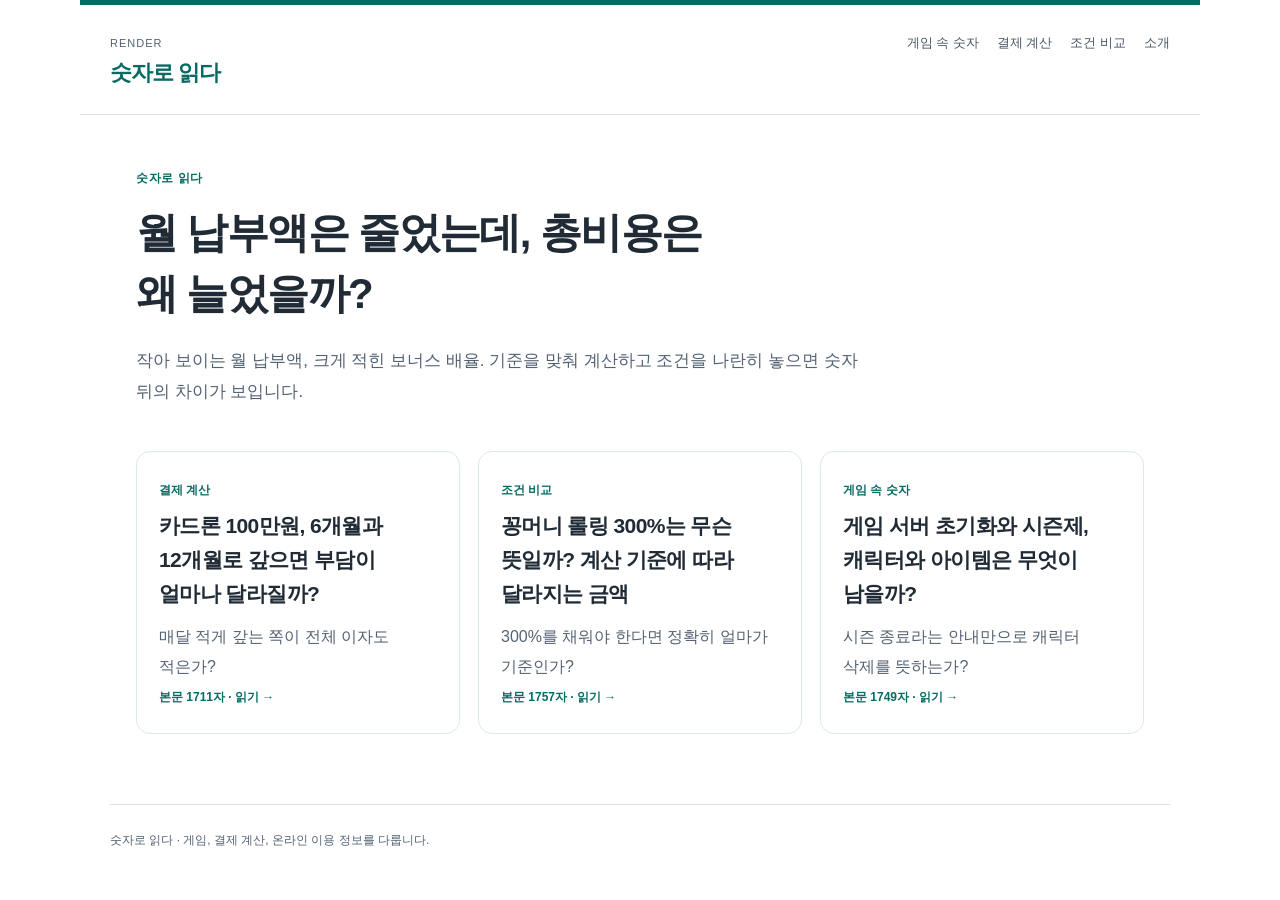
<file: index.html>
<!DOCTYPE html>

<html lang="ko"><head><meta charset="utf-8"/><meta content="width=device-width,initial-scale=1" name="viewport"/><meta content="light" name="color-scheme"/><meta content="noindex,nofollow" name="robots"/><title>숫자로 읽다 | 결제 비용과 게임 조건 비교</title><meta content="카드론 상환액, 보너스의 계산 기준, 게임 시즌의 초기화 범위를 비교합니다. 같은 숫자와 문구도 조건에 따라 무엇이 달라지는지 설명합니다." name="description"/><link href="style.css" rel="stylesheet"/><meta name="google-site-verification" content="xrhfvMNLpIThXO30AWpQNfYmHprRUueXm2mdsWKmzRo" />
</head><body class="P016"><header class="sitehead"><div><div class="platform">Render</div><a class="brand" href="index.html">숫자로 읽다</a></div><nav aria-label="주 메뉴"><a href="games.html">게임 속 숫자</a><a href="money.html">결제 계산</a><a href="online.html">조건 비교</a><a href="about.html">소개</a></nav></header><main class="home"><div class="homehero"><div class="eyebrow">숫자로 읽다</div><h1>월 납부액은 줄었는데, 총비용은 왜 늘었을까?</h1><p>작아 보이는 월 납부액, 크게 적힌 보너스 배율. 기준을 맞춰 계산하고 조건을 나란히 놓으면 숫자 뒤의 차이가 보입니다.</p></div><div class="cards"><a class="card" href="P016-M1-01.html"><span class="catlabel">결제 계산</span><h2>카드론 100만원, 6개월과 12개월로 갚으면 부담이 얼마나 달라질까?</h2><p>매달 적게 갚는 쪽이 전체 이자도 적은가?</p><span class="num">본문 1711자 · 읽기 →</span></a><a class="card" href="P016-M1-02.html"><span class="catlabel">조건 비교</span><h2>꽁머니 롤링 300%는 무슨 뜻일까? 계산 기준에 따라 달라지는 금액</h2><p>300%를 채워야 한다면 정확히 얼마가 기준인가?</p><span class="num">본문 1757자 · 읽기 →</span></a><a class="card" href="P016-M1-03.html"><span class="catlabel">게임 속 숫자</span><h2>게임 서버 초기화와 시즌제, 캐릭터와 아이템은 무엇이 남을까?</h2><p>시즌 종료라는 안내만으로 캐릭터 삭제를 뜻하는가?</p><span class="num">본문 1749자 · 읽기 →</span></a></div></main><footer>숫자로 읽다 · 게임, 결제 계산, 온라인 이용 정보를 다룹니다.</footer></body></html>
</file>
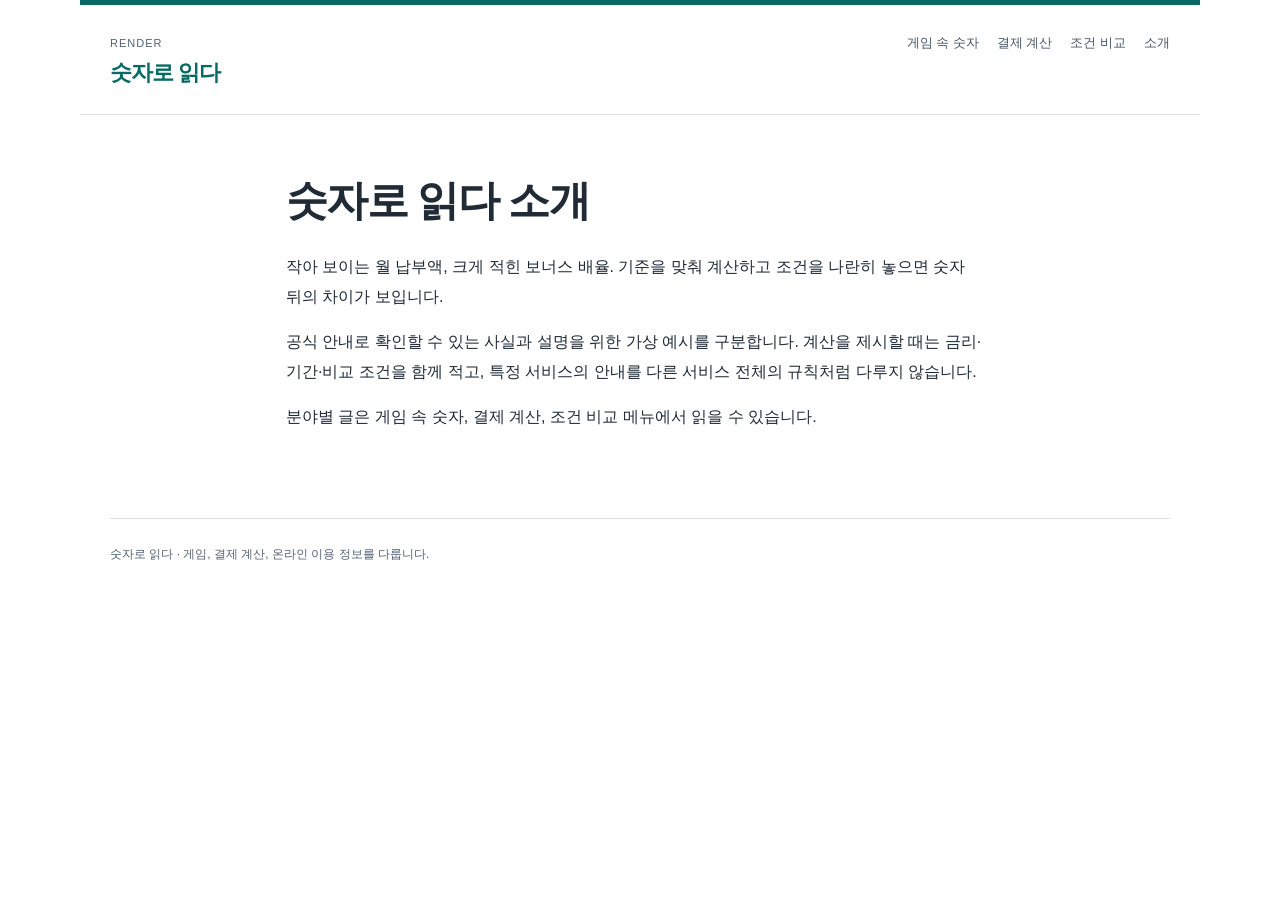
<file: about.html>
<!DOCTYPE html>

<html lang="ko"><head><meta charset="utf-8"/><meta content="width=device-width,initial-scale=1" name="viewport"/><meta content="light" name="color-scheme"/><meta content="noindex,nofollow" name="robots"/><title>소개 | 숫자로 읽다</title><meta content="카드론 상환액, 보너스의 계산 기준, 게임 시즌의 초기화 범위를 비교합니다. 같은 숫자와 문구도 조건에 따라 무엇이 달라지는지 설명합니다." name="description"/><link href="style.css" rel="stylesheet"/></head><body class="P016"><header class="sitehead"><div><div class="platform">Render</div><a class="brand" href="index.html">숫자로 읽다</a></div><nav aria-label="주 메뉴"><a href="games.html">게임 속 숫자</a><a href="money.html">결제 계산</a><a href="online.html">조건 비교</a><a href="about.html">소개</a></nav></header><main class="home about"><h1>숫자로 읽다 소개</h1><p>작아 보이는 월 납부액, 크게 적힌 보너스 배율. 기준을 맞춰 계산하고 조건을 나란히 놓으면 숫자 뒤의 차이가 보입니다.</p><p>공식 안내로 확인할 수 있는 사실과 설명을 위한 가상 예시를 구분합니다. 계산을 제시할 때는 금리·기간·비교 조건을 함께 적고, 특정 서비스의 안내를 다른 서비스 전체의 규칙처럼 다루지 않습니다.</p><p>분야별 글은 게임 속 숫자, 결제 계산, 조건 비교 메뉴에서 읽을 수 있습니다.</p></main><footer>숫자로 읽다 · 게임, 결제 계산, 온라인 이용 정보를 다룹니다.</footer></body></html>
</file>
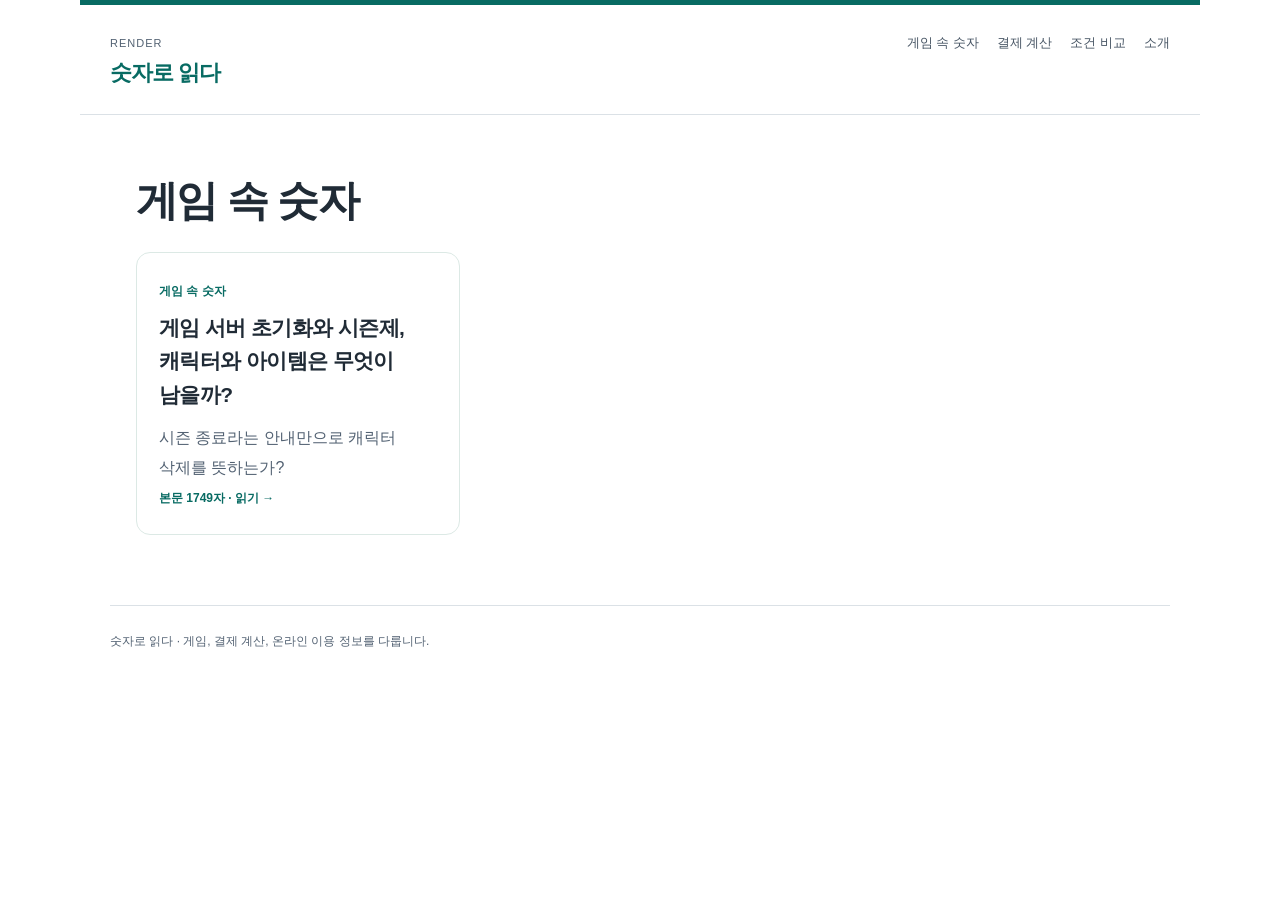
<file: games.html>
<!DOCTYPE html>

<html lang="ko"><head><meta charset="utf-8"/><meta content="width=device-width,initial-scale=1" name="viewport"/><meta content="light" name="color-scheme"/><meta content="noindex,nofollow" name="robots"/><title>게임 속 숫자 | 숫자로 읽다</title><meta content="게임 정보 분야의 원고 미리보기" name="description"/><link href="style.css" rel="stylesheet"/></head><body class="P016"><header class="sitehead"><div><div class="platform">Render</div><a class="brand" href="index.html">숫자로 읽다</a></div><nav aria-label="주 메뉴"><a href="games.html">게임 속 숫자</a><a href="money.html">결제 계산</a><a href="online.html">조건 비교</a><a href="about.html">소개</a></nav></header><main class="home"><h1>게임 속 숫자</h1><div class="cards"><a class="card" href="P016-M1-03.html"><span class="catlabel">게임 속 숫자</span><h2>게임 서버 초기화와 시즌제, 캐릭터와 아이템은 무엇이 남을까?</h2><p>시즌 종료라는 안내만으로 캐릭터 삭제를 뜻하는가?</p><span class="num">본문 1749자 · 읽기 →</span></a></div></main><footer>숫자로 읽다 · 게임, 결제 계산, 온라인 이용 정보를 다룹니다.</footer></body></html>
</file>
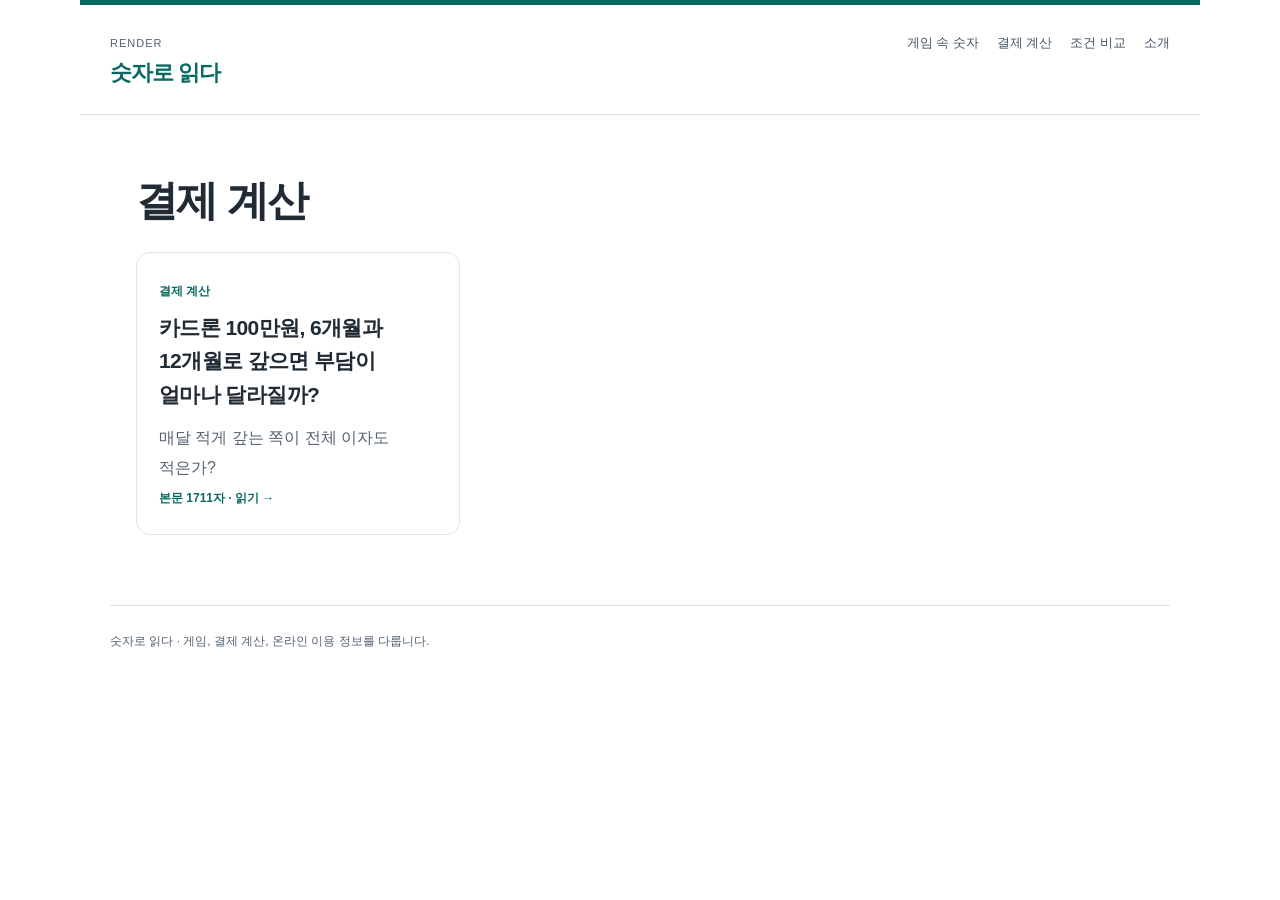
<file: money.html>
<!DOCTYPE html>

<html lang="ko"><head><meta charset="utf-8"/><meta content="width=device-width,initial-scale=1" name="viewport"/><meta content="light" name="color-scheme"/><meta content="noindex,nofollow" name="robots"/><title>결제 계산 | 숫자로 읽다</title><meta content="결제·금융 분야의 원고 미리보기" name="description"/><link href="style.css" rel="stylesheet"/></head><body class="P016"><header class="sitehead"><div><div class="platform">Render</div><a class="brand" href="index.html">숫자로 읽다</a></div><nav aria-label="주 메뉴"><a href="games.html">게임 속 숫자</a><a href="money.html">결제 계산</a><a href="online.html">조건 비교</a><a href="about.html">소개</a></nav></header><main class="home"><h1>결제 계산</h1><div class="cards"><a class="card" href="P016-M1-01.html"><span class="catlabel">결제 계산</span><h2>카드론 100만원, 6개월과 12개월로 갚으면 부담이 얼마나 달라질까?</h2><p>매달 적게 갚는 쪽이 전체 이자도 적은가?</p><span class="num">본문 1711자 · 읽기 →</span></a></div></main><footer>숫자로 읽다 · 게임, 결제 계산, 온라인 이용 정보를 다룹니다.</footer></body></html>
</file>
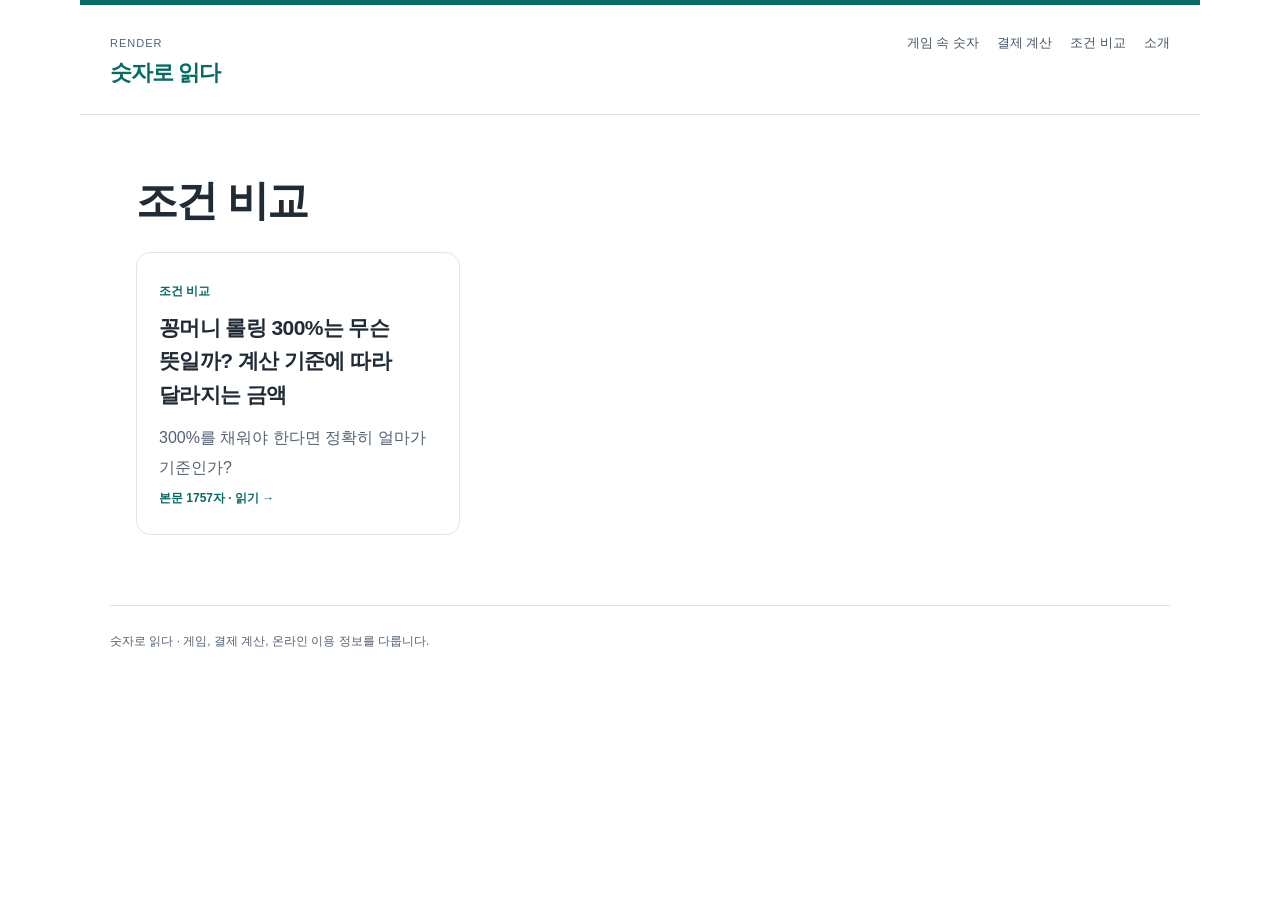
<file: online.html>
<!DOCTYPE html>

<html lang="ko"><head><meta charset="utf-8"/><meta content="width=device-width,initial-scale=1" name="viewport"/><meta content="light" name="color-scheme"/><meta content="noindex,nofollow" name="robots"/><title>조건 비교 | 숫자로 읽다</title><meta content="사이트 이용·피해 예방 분야의 원고 미리보기" name="description"/><link href="style.css" rel="stylesheet"/></head><body class="P016"><header class="sitehead"><div><div class="platform">Render</div><a class="brand" href="index.html">숫자로 읽다</a></div><nav aria-label="주 메뉴"><a href="games.html">게임 속 숫자</a><a href="money.html">결제 계산</a><a href="online.html">조건 비교</a><a href="about.html">소개</a></nav></header><main class="home"><h1>조건 비교</h1><div class="cards"><a class="card" href="P016-M1-02.html"><span class="catlabel">조건 비교</span><h2>꽁머니 롤링 300%는 무슨 뜻일까? 계산 기준에 따라 달라지는 금액</h2><p>300%를 채워야 한다면 정확히 얼마가 기준인가?</p><span class="num">본문 1757자 · 읽기 →</span></a></div></main><footer>숫자로 읽다 · 게임, 결제 계산, 온라인 이용 정보를 다룹니다.</footer></body></html>
</file>
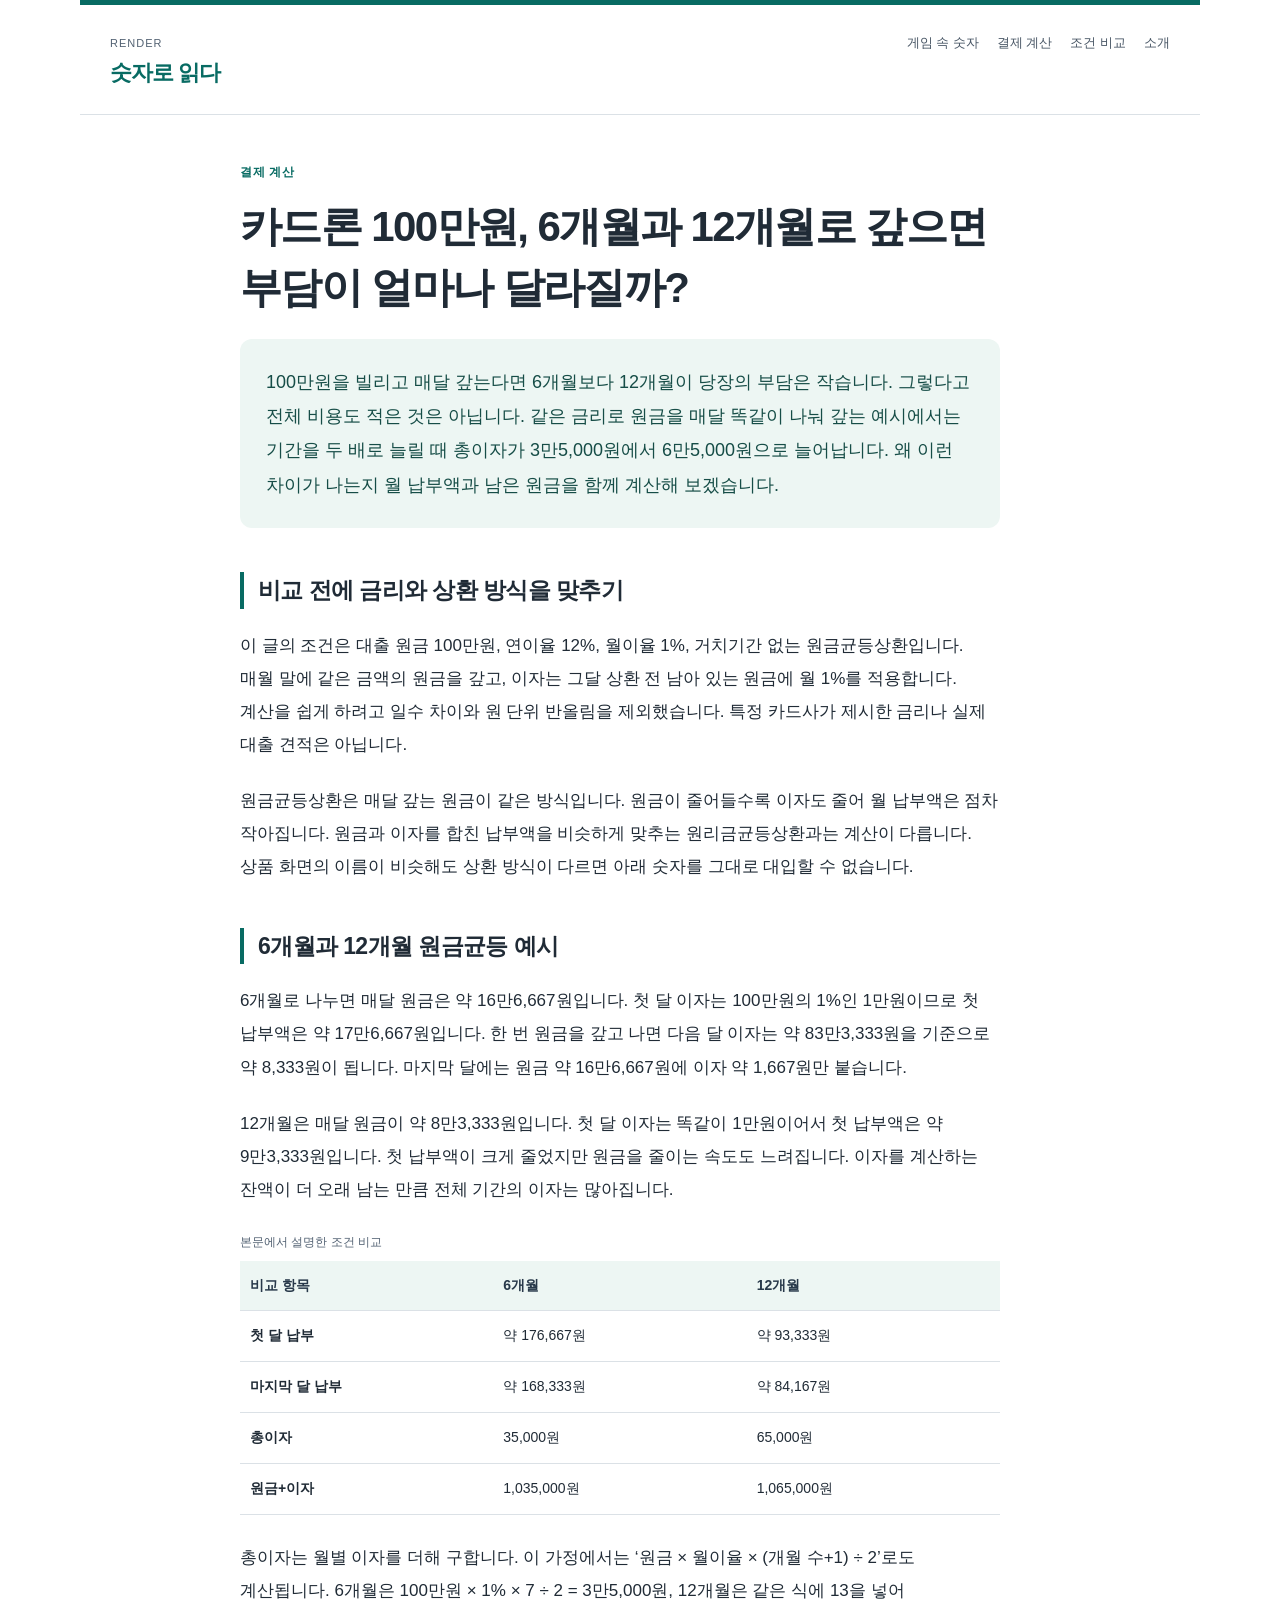
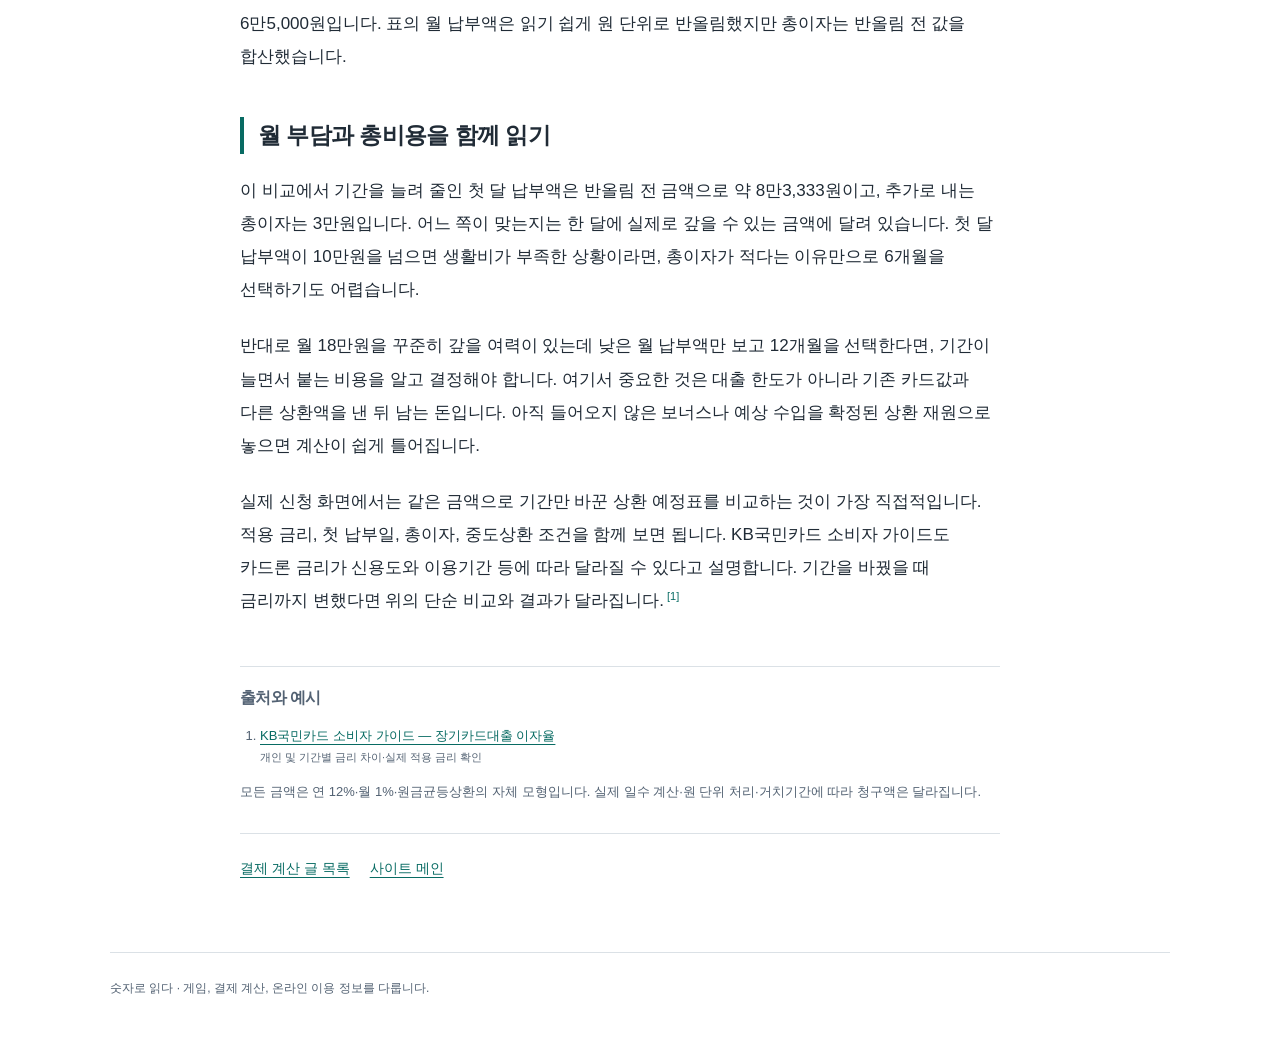
<file: P016-M1-01.html>
<!DOCTYPE html>

<html lang="ko"><head><meta charset="utf-8"/><meta content="width=device-width,initial-scale=1" name="viewport"/><meta content="light" name="color-scheme"/><meta content="noindex,nofollow" name="robots"/><title>카드론 100만원, 6개월과 12개월로 갚으면 부담이 얼마나 달라질까? | 숫자로 읽다</title><meta content="같은 금리라면 기간을 늘릴 때 월 원금 부담은 낮아질 수 있지만 잔액이 오래 남아 총이자는 늘어난다." name="description"/><link href="style.css" rel="stylesheet"/></head><body class="P016"><header class="sitehead"><div><div class="platform">Render</div><a class="brand" href="index.html">숫자로 읽다</a></div><nav aria-label="주 메뉴"><a href="games.html">게임 속 숫자</a><a href="money.html">결제 계산</a><a href="online.html">조건 비교</a><a href="about.html">소개</a></nav></header><main class="layout"><aside class="rail"><strong>이 글에서 다룰 내용</strong><ol><li><a href="#section-1">비교 전에 금리와 상환 방식을 맞추기</a></li><li><a href="#section-2">6개월과 12개월 원금균등 예시</a></li><li><a href="#section-3">월 부담과 총비용을 함께 읽기</a></li></ol></aside><article class="article"><div class="eyebrow">결제 계산</div><h1>카드론 100만원, 6개월과 12개월로 갚으면 부담이 얼마나 달라질까?</h1><div class="prose"><p class="intro" data-body="">100만원을 빌리고 매달 갚는다면 6개월보다 12개월이 당장의 부담은 작습니다. 그렇다고 전체 비용도 적은 것은 아닙니다. 같은 금리로 원금을 매달 똑같이 나눠 갚는 예시에서는 기간을 두 배로 늘릴 때 총이자가 3만5,000원에서 6만5,000원으로 늘어납니다. 왜 이런 차이가 나는지 월 납부액과 남은 원금을 함께 계산해 보겠습니다.</p><section><h2 id="section-1">비교 전에 금리와 상환 방식을 맞추기</h2><p data-body="">이 글의 조건은 대출 원금 100만원, 연이율 12%, 월이율 1%, 거치기간 없는 원금균등상환입니다. 매월 말에 같은 금액의 원금을 갚고, 이자는 그달 상환 전 남아 있는 원금에 월 1%를 적용합니다. 계산을 쉽게 하려고 일수 차이와 원 단위 반올림을 제외했습니다. 특정 카드사가 제시한 금리나 실제 대출 견적은 아닙니다.</p><p data-body="">원금균등상환은 매달 갚는 원금이 같은 방식입니다. 원금이 줄어들수록 이자도 줄어 월 납부액은 점차 작아집니다. 원금과 이자를 합친 납부액을 비슷하게 맞추는 원리금균등상환과는 계산이 다릅니다. 상품 화면의 이름이 비슷해도 상환 방식이 다르면 아래 숫자를 그대로 대입할 수 없습니다.</p></section><section><h2 id="section-2">6개월과 12개월 원금균등 예시</h2><p data-body="">6개월로 나누면 매달 원금은 약 16만6,667원입니다. 첫 달 이자는 100만원의 1%인 1만원이므로 첫 납부액은 약 17만6,667원입니다. 한 번 원금을 갚고 나면 다음 달 이자는 약 83만3,333원을 기준으로 약 8,333원이 됩니다. 마지막 달에는 원금 약 16만6,667원에 이자 약 1,667원만 붙습니다.</p><p data-body="">12개월은 매달 원금이 약 8만3,333원입니다. 첫 달 이자는 똑같이 1만원이어서 첫 납부액은 약 9만3,333원입니다. 첫 납부액이 크게 줄었지만 원금을 줄이는 속도도 느려집니다. 이자를 계산하는 잔액이 더 오래 남는 만큼 전체 기간의 이자는 많아집니다.</p><table><caption>본문에서 설명한 조건 비교</caption><thead><tr><th data-body="" scope="col">비교 항목</th><th data-body="" scope="col">6개월</th><th data-body="" scope="col">12개월</th></tr></thead><tbody><tr><td data-body="">첫 달 납부</td><td data-body="">약 176,667원</td><td data-body="">약 93,333원</td></tr><tr><td data-body="">마지막 달 납부</td><td data-body="">약 168,333원</td><td data-body="">약 84,167원</td></tr><tr><td data-body="">총이자</td><td data-body="">35,000원</td><td data-body="">65,000원</td></tr><tr><td data-body="">원금+이자</td><td data-body="">1,035,000원</td><td data-body="">1,065,000원</td></tr></tbody></table><p data-body="">총이자는 월별 이자를 더해 구합니다. 이 가정에서는 ‘원금 × 월이율 × (개월 수+1) ÷ 2’로도 계산됩니다. 6개월은 100만원 × 1% × 7 ÷ 2 = 3만5,000원, 12개월은 같은 식에 13을 넣어 6만5,000원입니다. 표의 월 납부액은 읽기 쉽게 원 단위로 반올림했지만 총이자는 반올림 전 값을 합산했습니다.</p></section><section><h2 id="section-3">월 부담과 총비용을 함께 읽기</h2><p data-body="">이 비교에서 기간을 늘려 줄인 첫 달 납부액은 반올림 전 금액으로 약 8만3,333원이고, 추가로 내는 총이자는 3만원입니다. 어느 쪽이 맞는지는 한 달에 실제로 갚을 수 있는 금액에 달려 있습니다. 첫 달 납부액이 10만원을 넘으면 생활비가 부족한 상황이라면, 총이자가 적다는 이유만으로 6개월을 선택하기도 어렵습니다.</p><p data-body="">반대로 월 18만원을 꾸준히 갚을 여력이 있는데 낮은 월 납부액만 보고 12개월을 선택한다면, 기간이 늘면서 붙는 비용을 알고 결정해야 합니다. 여기서 중요한 것은 대출 한도가 아니라 기존 카드값과 다른 상환액을 낸 뒤 남는 돈입니다. 아직 들어오지 않은 보너스나 예상 수입을 확정된 상환 재원으로 놓으면 계산이 쉽게 틀어집니다.</p><p data-body="">실제 신청 화면에서는 같은 금액으로 기간만 바꾼 상환 예정표를 비교하는 것이 가장 직접적입니다. 적용 금리, 첫 납부일, 총이자, 중도상환 조건을 함께 보면 됩니다. KB국민카드 소비자 가이드도 카드론 금리가 신용도와 이용기간 등에 따라 달라질 수 있다고 설명합니다. 기간을 바꿨을 때 금리까지 변했다면 위의 단순 비교와 결과가 달라집니다.<sup><a aria-label="출처 1" href="#source-1">[1]</a></sup></p></section></div><aside class="sources"><h2>출처와 예시</h2><ol><li id="source-1"><a href="https://mapps.kbcard.com/SVC/DVIEW/HSFMCXCRSZQ0018">KB국민카드 소비자 가이드 — 장기카드대출 이자율</a><small>개인 및 기간별 금리 차이·실제 적용 금리 확인</small></li></ol><p>모든 금액은 연 12%·월 1%·원금균등상환의 자체 모형입니다. 실제 일수 계산·원 단위 처리·거치기간에 따라 청구액은 달라집니다.</p></aside><nav aria-label="글 목록" class="articlefoot"><a href="money.html">결제 계산 글 목록</a><a href="index.html">사이트 메인</a></nav></article></main><footer>숫자로 읽다 · 게임, 결제 계산, 온라인 이용 정보를 다룹니다.</footer></body></html>
</file>
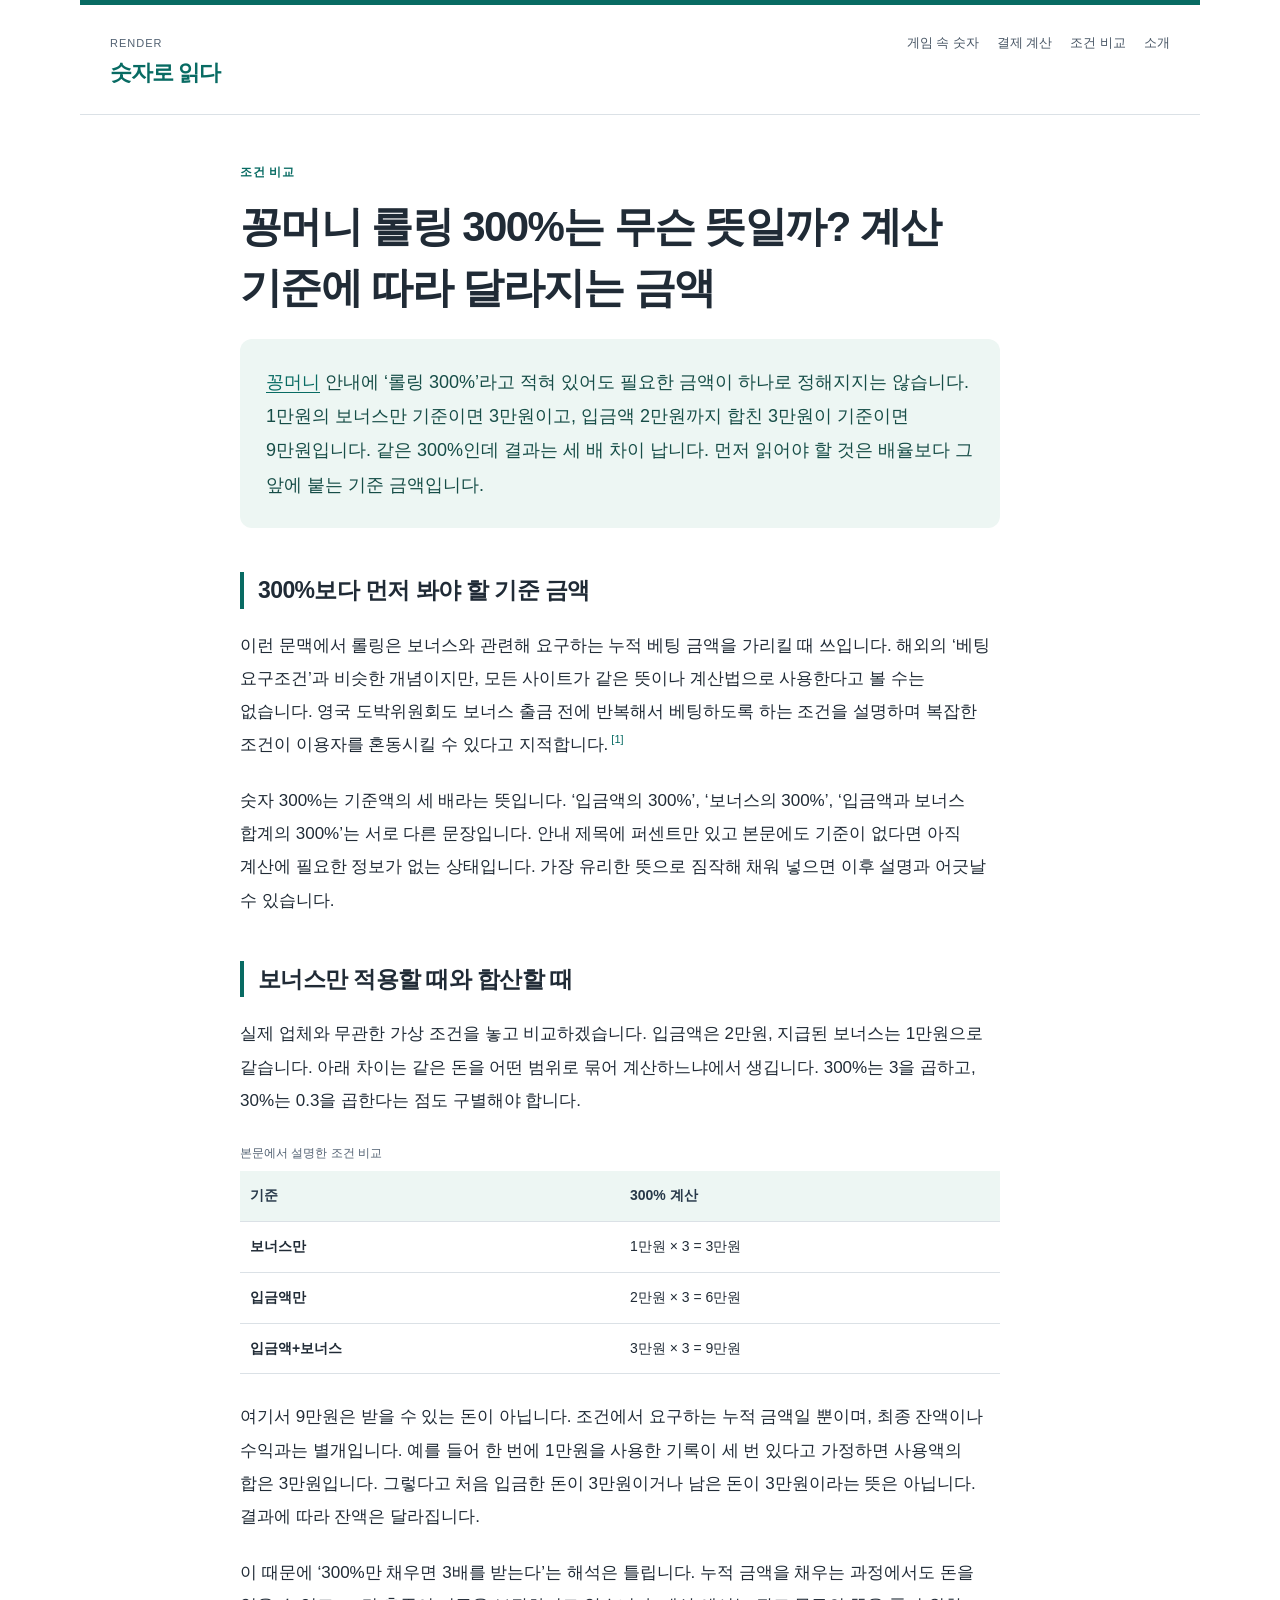
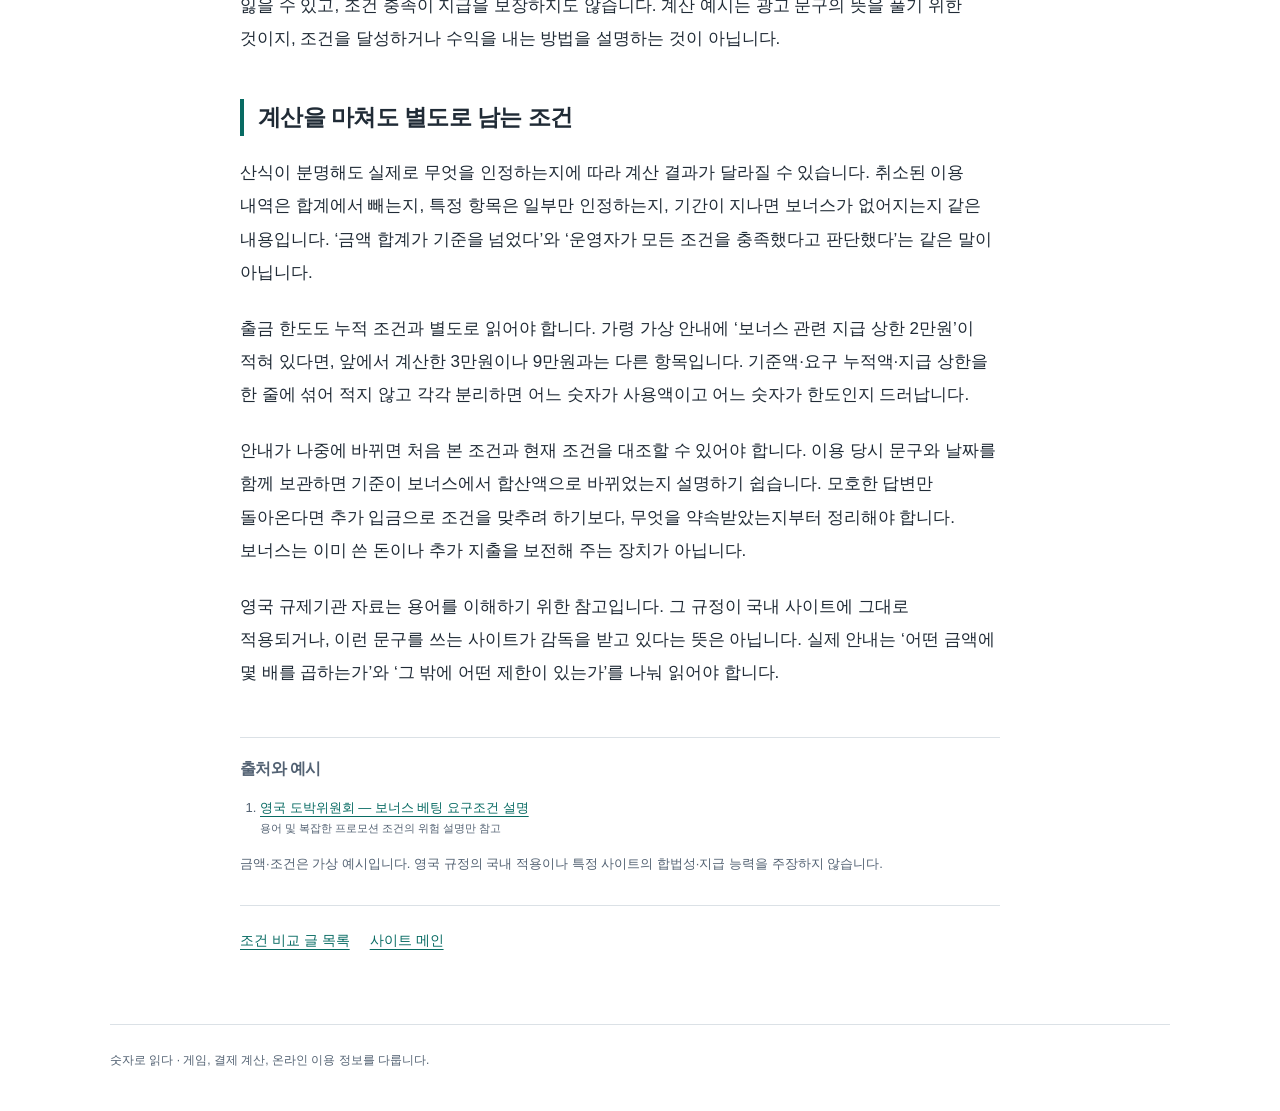
<file: P016-M1-02.html>
<!DOCTYPE html>

<html lang="ko"><head><meta charset="utf-8"/><meta content="width=device-width,initial-scale=1" name="viewport"/><meta content="light" name="color-scheme"/><meta content="noindex,nofollow" name="robots"/><title>꽁머니 롤링 300%는 무슨 뜻일까? 계산 기준에 따라 달라지는 금액 | 숫자로 읽다</title><meta content="보너스만 기준인지 입금액까지 포함하는지에 따라 산식이 달라진다. 누적 이용금액은 출금액이나 수익이 아니다." name="description"/><link href="style.css" rel="stylesheet"/></head><body class="P016"><header class="sitehead"><div><div class="platform">Render</div><a class="brand" href="index.html">숫자로 읽다</a></div><nav aria-label="주 메뉴"><a href="games.html">게임 속 숫자</a><a href="money.html">결제 계산</a><a href="online.html">조건 비교</a><a href="about.html">소개</a></nav></header><main class="layout"><aside class="rail"><strong>이 글에서 다룰 내용</strong><ol><li><a href="#section-1">300%보다 먼저 봐야 할 기준 금액</a></li><li><a href="#section-2">보너스만 적용할 때와 합산할 때</a></li><li><a href="#section-3">계산을 마쳐도 별도로 남는 조건</a></li></ol></aside><article class="article"><div class="eyebrow">조건 비교</div><h1>꽁머니 롤링 300%는 무슨 뜻일까? 계산 기준에 따라 달라지는 금액</h1><div class="prose"><p class="intro" data-body=""><a href="https://mt-challenge.com/">꽁머니</a> 안내에 ‘롤링 300%’라고 적혀 있어도 필요한 금액이 하나로 정해지지는 않습니다. 1만원의 보너스만 기준이면 3만원이고, 입금액 2만원까지 합친 3만원이 기준이면 9만원입니다. 같은 300%인데 결과는 세 배 차이 납니다. 먼저 읽어야 할 것은 배율보다 그 앞에 붙는 기준 금액입니다.</p><section><h2 id="section-1">300%보다 먼저 봐야 할 기준 금액</h2><p data-body="">이런 문맥에서 롤링은 보너스와 관련해 요구하는 누적 베팅 금액을 가리킬 때 쓰입니다. 해외의 ‘베팅 요구조건’과 비슷한 개념이지만, 모든 사이트가 같은 뜻이나 계산법으로 사용한다고 볼 수는 없습니다. 영국 도박위원회도 보너스 출금 전에 반복해서 베팅하도록 하는 조건을 설명하며 복잡한 조건이 이용자를 혼동시킬 수 있다고 지적합니다.<sup><a aria-label="출처 1" href="#source-1">[1]</a></sup></p><p data-body="">숫자 300%는 기준액의 세 배라는 뜻입니다. ‘입금액의 300%’, ‘보너스의 300%’, ‘입금액과 보너스 합계의 300%’는 서로 다른 문장입니다. 안내 제목에 퍼센트만 있고 본문에도 기준이 없다면 아직 계산에 필요한 정보가 없는 상태입니다. 가장 유리한 뜻으로 짐작해 채워 넣으면 이후 설명과 어긋날 수 있습니다.</p></section><section><h2 id="section-2">보너스만 적용할 때와 합산할 때</h2><p data-body="">실제 업체와 무관한 가상 조건을 놓고 비교하겠습니다. 입금액은 2만원, 지급된 보너스는 1만원으로 같습니다. 아래 차이는 같은 돈을 어떤 범위로 묶어 계산하느냐에서 생깁니다. 300%는 3을 곱하고, 30%는 0.3을 곱한다는 점도 구별해야 합니다.</p><table><caption>본문에서 설명한 조건 비교</caption><thead><tr><th data-body="" scope="col">기준</th><th data-body="" scope="col">300% 계산</th></tr></thead><tbody><tr><td data-body="">보너스만</td><td data-body="">1만원 × 3 = 3만원</td></tr><tr><td data-body="">입금액만</td><td data-body="">2만원 × 3 = 6만원</td></tr><tr><td data-body="">입금액+보너스</td><td data-body="">3만원 × 3 = 9만원</td></tr></tbody></table><p data-body="">여기서 9만원은 받을 수 있는 돈이 아닙니다. 조건에서 요구하는 누적 금액일 뿐이며, 최종 잔액이나 수익과는 별개입니다. 예를 들어 한 번에 1만원을 사용한 기록이 세 번 있다고 가정하면 사용액의 합은 3만원입니다. 그렇다고 처음 입금한 돈이 3만원이거나 남은 돈이 3만원이라는 뜻은 아닙니다. 결과에 따라 잔액은 달라집니다.</p><p data-body="">이 때문에 ‘300%만 채우면 3배를 받는다’는 해석은 틀립니다. 누적 금액을 채우는 과정에서도 돈을 잃을 수 있고, 조건 충족이 지급을 보장하지도 않습니다. 계산 예시는 광고 문구의 뜻을 풀기 위한 것이지, 조건을 달성하거나 수익을 내는 방법을 설명하는 것이 아닙니다.</p></section><section><h2 id="section-3">계산을 마쳐도 별도로 남는 조건</h2><p data-body="">산식이 분명해도 실제로 무엇을 인정하는지에 따라 계산 결과가 달라질 수 있습니다. 취소된 이용 내역은 합계에서 빼는지, 특정 항목은 일부만 인정하는지, 기간이 지나면 보너스가 없어지는지 같은 내용입니다. ‘금액 합계가 기준을 넘었다’와 ‘운영자가 모든 조건을 충족했다고 판단했다’는 같은 말이 아닙니다.</p><p data-body="">출금 한도도 누적 조건과 별도로 읽어야 합니다. 가령 가상 안내에 ‘보너스 관련 지급 상한 2만원’이 적혀 있다면, 앞에서 계산한 3만원이나 9만원과는 다른 항목입니다. 기준액·요구 누적액·지급 상한을 한 줄에 섞어 적지 않고 각각 분리하면 어느 숫자가 사용액이고 어느 숫자가 한도인지 드러납니다.</p><p data-body="">안내가 나중에 바뀌면 처음 본 조건과 현재 조건을 대조할 수 있어야 합니다. 이용 당시 문구와 날짜를 함께 보관하면 기준이 보너스에서 합산액으로 바뀌었는지 설명하기 쉽습니다. 모호한 답변만 돌아온다면 추가 입금으로 조건을 맞추려 하기보다, 무엇을 약속받았는지부터 정리해야 합니다. 보너스는 이미 쓴 돈이나 추가 지출을 보전해 주는 장치가 아닙니다.</p><p data-body="">영국 규제기관 자료는 용어를 이해하기 위한 참고입니다. 그 규정이 국내 사이트에 그대로 적용되거나, 이런 문구를 쓰는 사이트가 감독을 받고 있다는 뜻은 아닙니다. 실제 안내는 ‘어떤 금액에 몇 배를 곱하는가’와 ‘그 밖에 어떤 제한이 있는가’를 나눠 읽어야 합니다.</p></section></div><aside class="sources"><h2>출처와 예시</h2><ol><li id="source-1"><a href="https://www.gamblingcommission.gov.uk/news/article/gambling-promotions-to-be-safer-and-simpler/">영국 도박위원회 — 보너스 베팅 요구조건 설명</a><small>용어 및 복잡한 프로모션 조건의 위험 설명만 참고</small></li></ol><p>금액·조건은 가상 예시입니다. 영국 규정의 국내 적용이나 특정 사이트의 합법성·지급 능력을 주장하지 않습니다.</p></aside><nav aria-label="글 목록" class="articlefoot"><a href="online.html">조건 비교 글 목록</a><a href="index.html">사이트 메인</a></nav></article></main><footer>숫자로 읽다 · 게임, 결제 계산, 온라인 이용 정보를 다룹니다.</footer></body></html>
</file>
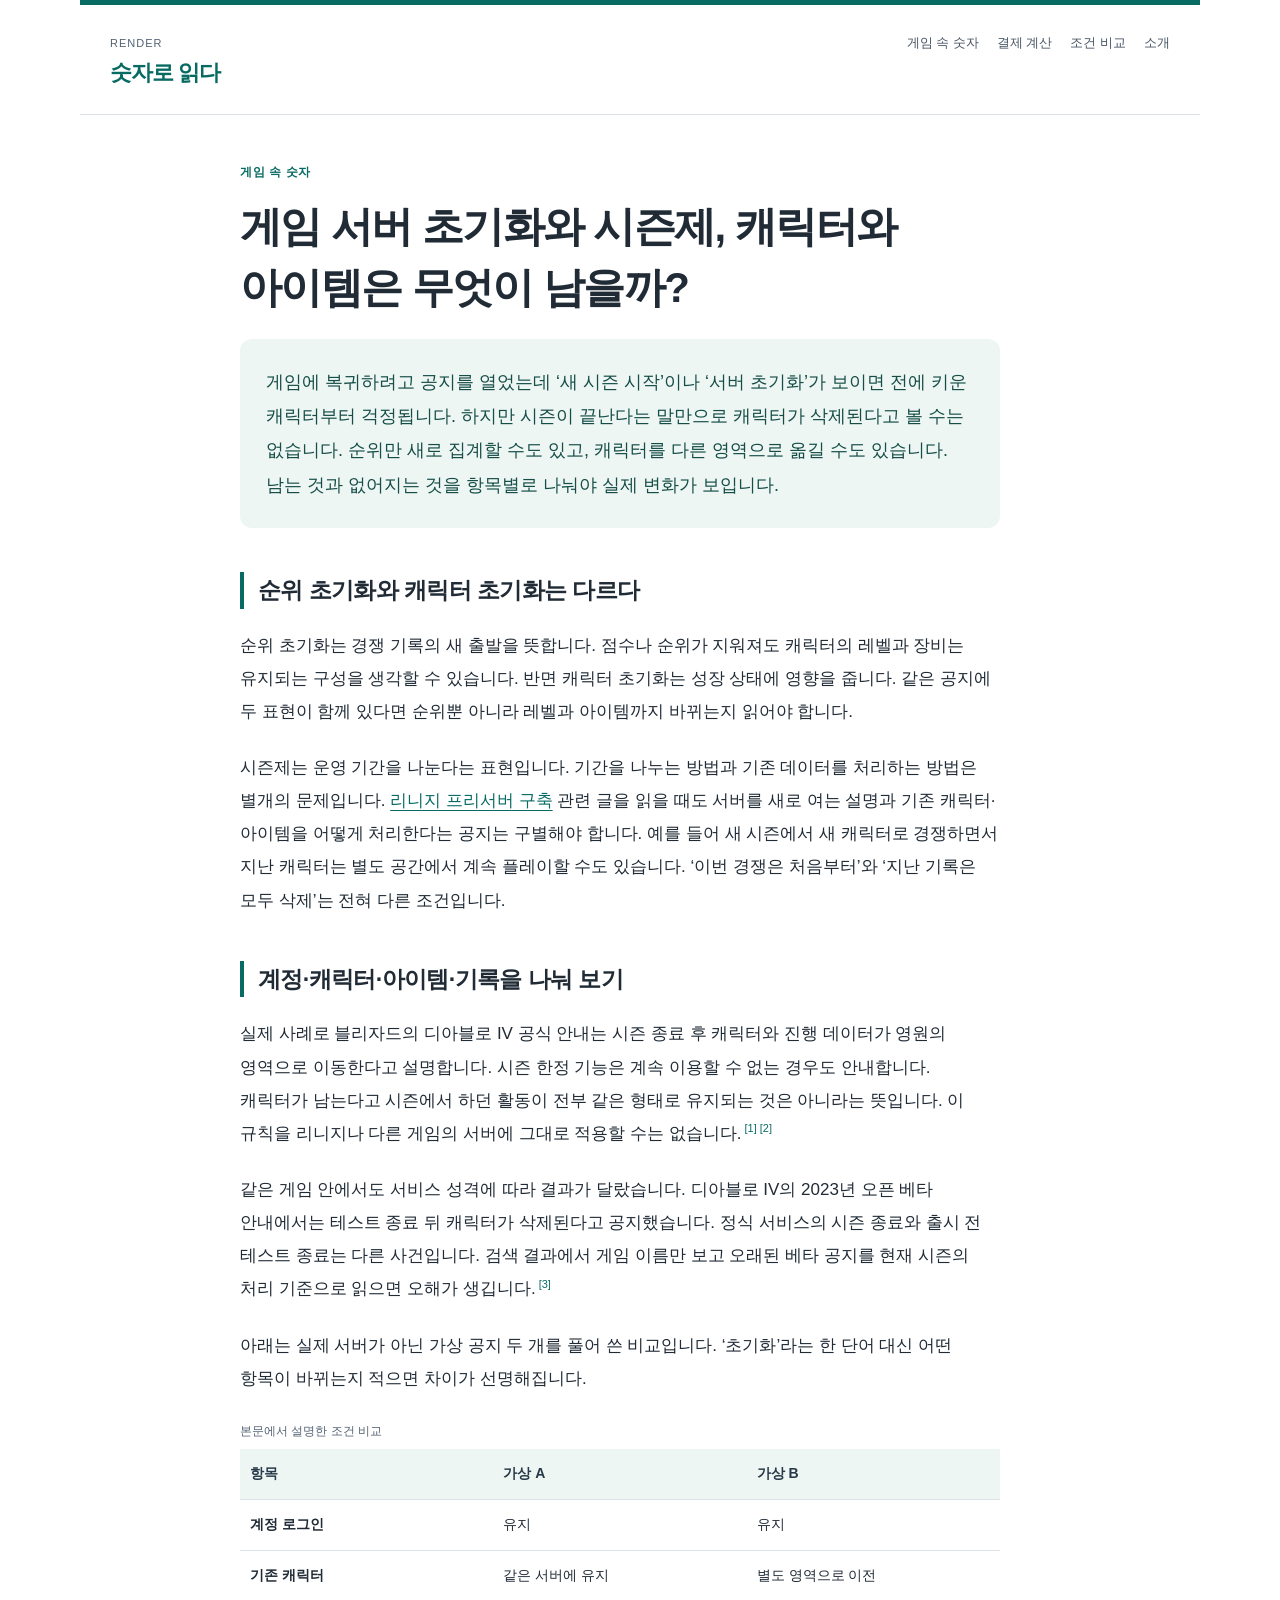
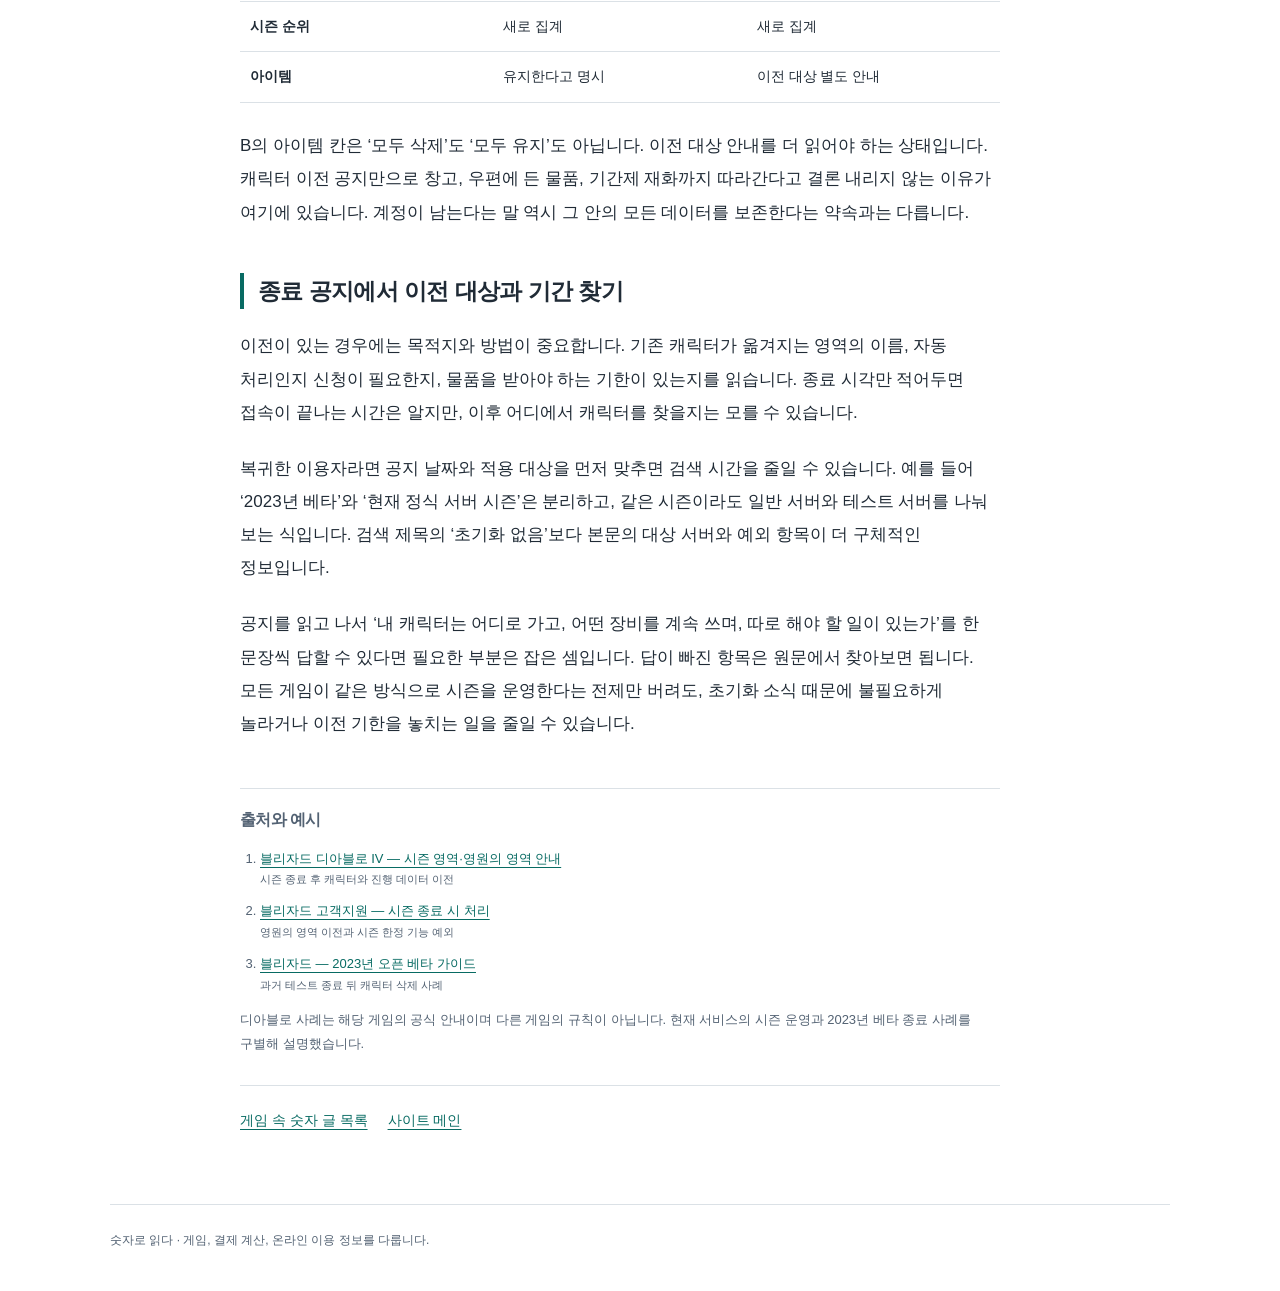
<file: P016-M1-03.html>
<!DOCTYPE html>

<html lang="ko"><head><meta charset="utf-8"/><meta content="width=device-width,initial-scale=1" name="viewport"/><meta content="light" name="color-scheme"/><meta content="noindex,nofollow" name="robots"/><title>게임 서버 초기화와 시즌제, 캐릭터와 아이템은 무엇이 남을까? | 숫자로 읽다</title><meta content="시즌 종료·순위 초기화·캐릭터 이전·전체 데이터 초기화는 별개다. 남는 항목과 사라지는 항목을 구분한다." name="description"/><link href="style.css" rel="stylesheet"/></head><body class="P016"><header class="sitehead"><div><div class="platform">Render</div><a class="brand" href="index.html">숫자로 읽다</a></div><nav aria-label="주 메뉴"><a href="games.html">게임 속 숫자</a><a href="money.html">결제 계산</a><a href="online.html">조건 비교</a><a href="about.html">소개</a></nav></header><main class="layout"><aside class="rail"><strong>이 글에서 다룰 내용</strong><ol><li><a href="#section-1">순위 초기화와 캐릭터 초기화는 다르다</a></li><li><a href="#section-2">계정·캐릭터·아이템·기록을 나눠 보기</a></li><li><a href="#section-3">종료 공지에서 이전 대상과 기간 찾기</a></li></ol></aside><article class="article"><div class="eyebrow">게임 속 숫자</div><h1>게임 서버 초기화와 시즌제, 캐릭터와 아이템은 무엇이 남을까?</h1><div class="prose"><p class="intro" data-body="">게임에 복귀하려고 공지를 열었는데 ‘새 시즌 시작’이나 ‘서버 초기화’가 보이면 전에 키운 캐릭터부터 걱정됩니다. 하지만 시즌이 끝난다는 말만으로 캐릭터가 삭제된다고 볼 수는 없습니다. 순위만 새로 집계할 수도 있고, 캐릭터를 다른 영역으로 옮길 수도 있습니다. 남는 것과 없어지는 것을 항목별로 나눠야 실제 변화가 보입니다.</p><section><h2 id="section-1">순위 초기화와 캐릭터 초기화는 다르다</h2><p data-body="">순위 초기화는 경쟁 기록의 새 출발을 뜻합니다. 점수나 순위가 지워져도 캐릭터의 레벨과 장비는 유지되는 구성을 생각할 수 있습니다. 반면 캐릭터 초기화는 성장 상태에 영향을 줍니다. 같은 공지에 두 표현이 함께 있다면 순위뿐 아니라 레벨과 아이템까지 바뀌는지 읽어야 합니다.</p><p data-body="">시즌제는 운영 기간을 나눈다는 표현입니다. 기간을 나누는 방법과 기존 데이터를 처리하는 방법은 별개의 문제입니다. <a href="https://lineagefree.org/">리니지 프리서버 구축</a> 관련 글을 읽을 때도 서버를 새로 여는 설명과 기존 캐릭터·아이템을 어떻게 처리한다는 공지는 구별해야 합니다. 예를 들어 새 시즌에서 새 캐릭터로 경쟁하면서 지난 캐릭터는 별도 공간에서 계속 플레이할 수도 있습니다. ‘이번 경쟁은 처음부터’와 ‘지난 기록은 모두 삭제’는 전혀 다른 조건입니다.</p></section><section><h2 id="section-2">계정·캐릭터·아이템·기록을 나눠 보기</h2><p data-body="">실제 사례로 블리자드의 디아블로 IV 공식 안내는 시즌 종료 후 캐릭터와 진행 데이터가 영원의 영역으로 이동한다고 설명합니다. 시즌 한정 기능은 계속 이용할 수 없는 경우도 안내합니다. 캐릭터가 남는다고 시즌에서 하던 활동이 전부 같은 형태로 유지되는 것은 아니라는 뜻입니다. 이 규칙을 리니지나 다른 게임의 서버에 그대로 적용할 수는 없습니다.<sup><a aria-label="출처 1" href="#source-1">[1]</a></sup><sup><a aria-label="출처 2" href="#source-2">[2]</a></sup></p><p data-body="">같은 게임 안에서도 서비스 성격에 따라 결과가 달랐습니다. 디아블로 IV의 2023년 오픈 베타 안내에서는 테스트 종료 뒤 캐릭터가 삭제된다고 공지했습니다. 정식 서비스의 시즌 종료와 출시 전 테스트 종료는 다른 사건입니다. 검색 결과에서 게임 이름만 보고 오래된 베타 공지를 현재 시즌의 처리 기준으로 읽으면 오해가 생깁니다.<sup><a aria-label="출처 3" href="#source-3">[3]</a></sup></p><p data-body="">아래는 실제 서버가 아닌 가상 공지 두 개를 풀어 쓴 비교입니다. ‘초기화’라는 한 단어 대신 어떤 항목이 바뀌는지 적으면 차이가 선명해집니다.</p><table><caption>본문에서 설명한 조건 비교</caption><thead><tr><th data-body="" scope="col">항목</th><th data-body="" scope="col">가상 A</th><th data-body="" scope="col">가상 B</th></tr></thead><tbody><tr><td data-body="">계정 로그인</td><td data-body="">유지</td><td data-body="">유지</td></tr><tr><td data-body="">기존 캐릭터</td><td data-body="">같은 서버에 유지</td><td data-body="">별도 영역으로 이전</td></tr><tr><td data-body="">시즌 순위</td><td data-body="">새로 집계</td><td data-body="">새로 집계</td></tr><tr><td data-body="">아이템</td><td data-body="">유지한다고 명시</td><td data-body="">이전 대상 별도 안내</td></tr></tbody></table><p data-body="">B의 아이템 칸은 ‘모두 삭제’도 ‘모두 유지’도 아닙니다. 이전 대상 안내를 더 읽어야 하는 상태입니다. 캐릭터 이전 공지만으로 창고, 우편에 든 물품, 기간제 재화까지 따라간다고 결론 내리지 않는 이유가 여기에 있습니다. 계정이 남는다는 말 역시 그 안의 모든 데이터를 보존한다는 약속과는 다릅니다.</p></section><section><h2 id="section-3">종료 공지에서 이전 대상과 기간 찾기</h2><p data-body="">이전이 있는 경우에는 목적지와 방법이 중요합니다. 기존 캐릭터가 옮겨지는 영역의 이름, 자동 처리인지 신청이 필요한지, 물품을 받아야 하는 기한이 있는지를 읽습니다. 종료 시각만 적어두면 접속이 끝나는 시간은 알지만, 이후 어디에서 캐릭터를 찾을지는 모를 수 있습니다.</p><p data-body="">복귀한 이용자라면 공지 날짜와 적용 대상을 먼저 맞추면 검색 시간을 줄일 수 있습니다. 예를 들어 ‘2023년 베타’와 ‘현재 정식 서버 시즌’은 분리하고, 같은 시즌이라도 일반 서버와 테스트 서버를 나눠 보는 식입니다. 검색 제목의 ‘초기화 없음’보다 본문의 대상 서버와 예외 항목이 더 구체적인 정보입니다.</p><p data-body="">공지를 읽고 나서 ‘내 캐릭터는 어디로 가고, 어떤 장비를 계속 쓰며, 따로 해야 할 일이 있는가’를 한 문장씩 답할 수 있다면 필요한 부분은 잡은 셈입니다. 답이 빠진 항목은 원문에서 찾아보면 됩니다. 모든 게임이 같은 방식으로 시즌을 운영한다는 전제만 버려도, 초기화 소식 때문에 불필요하게 놀라거나 이전 기한을 놓치는 일을 줄일 수 있습니다.</p></section></div><aside class="sources"><h2>출처와 예시</h2><ol><li id="source-1"><a href="https://diablo4.blizzard.com/ko-kr">블리자드 디아블로 IV — 시즌 영역·영원의 영역 안내</a><small>시즌 종료 후 캐릭터와 진행 데이터 이전</small></li><li id="source-2"><a href="https://kr.battle.net/support/ko/article/340698">블리자드 고객지원 — 시즌 종료 시 처리</a><small>영원의 영역 이전과 시즌 한정 기능 예외</small></li><li id="source-3"><a href="https://news.blizzard.com/ko-kr/article/23916442/iv">블리자드 — 2023년 오픈 베타 가이드</a><small>과거 테스트 종료 뒤 캐릭터 삭제 사례</small></li></ol><p>디아블로 사례는 해당 게임의 공식 안내이며 다른 게임의 규칙이 아닙니다. 현재 서비스의 시즌 운영과 2023년 베타 종료 사례를 구별해 설명했습니다.</p></aside><nav aria-label="글 목록" class="articlefoot"><a href="games.html">게임 속 숫자 글 목록</a><a href="index.html">사이트 메인</a></nav></article></main><footer>숫자로 읽다 · 게임, 결제 계산, 온라인 이용 정보를 다룹니다.</footer></body></html>
</file>
<file: style.css>
:root{color-scheme:light;--ink:#202b36;--muted:#536273;--accent:#234c75;--paper:#fff;--line:#dbe1e6;--wash:#f4f6f8}
*{box-sizing:border-box}html{background:#fff;scroll-behavior:smooth}body{margin:0;background:var(--paper);color:var(--ink);font-family:"Malgun Gothic","Apple SD Gothic Neo",sans-serif;line-height:1.85;word-break:keep-all;overflow-wrap:anywhere}
a{color:var(--accent);text-underline-offset:4px}a:focus-visible{outline:3px solid var(--accent);outline-offset:4px}button,select{font:inherit} .reviewbar{padding:9px 20px;text-align:center;background:#edf1f4;color:#364454;font-size:12px;border-bottom:1px solid #dbe1e6}.reviewbar a{margin-left:12px}
.sitehead{max-width:1120px;margin:auto;padding:26px 30px 20px;display:flex;gap:20px;align-items:baseline;justify-content:space-between;border-bottom:1px solid var(--line)}.brand{font-size:22px;font-weight:800;text-decoration:none;letter-spacing:-1px}.platform{font-size:11px;letter-spacing:1px;color:var(--muted);text-transform:uppercase}.sitehead nav{display:flex;gap:18px;flex-wrap:wrap;font-size:13px}.sitehead nav a{text-decoration:none;color:#485665}
.layout{max-width:1120px;margin:0 auto;display:grid;grid-template-columns:180px minmax(0,1fr);gap:48px;padding:36px 30px 70px}.rail{padding-top:16px;font-size:13px;color:var(--muted)}.rail strong{color:var(--accent)}.rail ol{padding-left:20px}.rail li{margin:14px 0}.rail a{text-decoration:none}.article{max-width:760px;min-width:0}.eyebrow{font-size:12px;letter-spacing:.05em;font-weight:700;color:var(--accent);margin:10px 0}h1{font-size:clamp(28px,3.3vw,42px);line-height:1.45;letter-spacing:-1.6px;margin:14px 0 20px;text-wrap:pretty} .spec{font-size:12px;color:var(--muted);margin-bottom:26px}
.prose{font-size:17px;line-height:1.95}.prose p{margin:0 0 23px}.prose .intro{font-size:18px;line-height:1.9;color:#344858;margin-bottom:38px}h2{font-size:23px;line-height:1.6;letter-spacing:-.6px;margin:44px 0 20px}.prose h2:before{content:counter(section,decimal-leading-zero);counter-increment:section;display:inline-block;color:var(--accent);font-size:13px;margin-right:12px;font-family:Arial,sans-serif}.prose{counter-reset:section}
.prose sup{font-size:11px;padding-left:3px}.prose sup a{text-decoration:none}.project-link{font-weight:600}table{width:100%;table-layout:fixed;border-collapse:collapse;background:#fff;margin:26px 0;font-size:14px;line-height:1.7}caption{text-align:left;font-size:12px;color:var(--muted);margin-bottom:8px}th,td{border-bottom:1px solid var(--line);padding:13px 10px;text-align:left;vertical-align:top;overflow-wrap:anywhere}th{background:var(--wash);color:#28394a}td:first-child{font-weight:600}
.sources{border-top:1px solid var(--line);margin-top:48px;padding-top:18px;color:var(--muted);font-size:13px;line-height:1.8}.sources h2{font-size:16px;margin:0 0 14px}.sources ol{padding-left:20px}.sources li{margin-bottom:10px}.sources small{display:block}.sources p{margin:12px 0}.articlefoot{margin-top:30px;padding-top:22px;border-top:1px solid var(--line);display:flex;gap:20px;font-size:14px}footer{border-top:1px solid var(--line);max-width:1060px;margin:auto;padding:24px 0 40px;font-size:12px;color:var(--muted)}
.home{max-width:1060px;margin:auto;padding:42px 26px 70px}.homehero{max-width:760px;padding-bottom:26px}.homehero p{color:var(--muted);font-size:17px}.cards{display:grid;gap:18px}.card{display:block;padding:24px 0;border-top:1px solid var(--line);color:var(--ink);text-decoration:none}.card h2{margin:6px 0 12px;font-size:24px}.card p{margin:0;color:var(--muted)}.card .num{font-size:12px;font-weight:700;color:var(--accent)}.card:hover h2{text-decoration:underline;text-underline-offset:5px}.catlabel{font-size:12px;color:var(--accent);font-weight:bold}.reviewdetails{margin:26px 0;padding:16px 20px;border:1px solid var(--line);font-size:13px;background:#fafafa}.reviewdetails summary{cursor:pointer;font-weight:700}.about{max-width:760px}
body.P055{--paper:#faf8f3;--accent:#234c75;--wash:#f0eee7}body.P055 .sitehead{border-bottom:3px double #8d9da9}body.P055 .prose{font-family:Georgia,"Batang","바탕",serif;font-size:18px}body.P055 .prose h2{font-family:"Malgun Gothic",sans-serif}body.P055 .intro{padding:24px;background:#f1eee6;border-left:3px solid #234c75}
body.P016{--accent:#086b63;--wash:#edf6f3}body.P016 .layout{display:block;max-width:860px}body.P016 .rail{display:none}body.P016 .intro{background:#edf6f3;border-radius:12px;padding:26px;color:#164d47}body.P016 .prose h2:before{content:none}body.P016 .prose h2{border-left:4px solid var(--accent);padding-left:14px}body.P016 .cards{grid-template-columns:repeat(3,minmax(0,1fr));gap:18px}body.P016 .card{padding:22px;border:1px solid #dce9e5;border-radius:14px}body.P016 .card h2{font-size:21px}body.P016 .sitehead{border-top:5px solid var(--accent)}
body.P034{--accent:#89394c;--wash:#f9eff1}body.P034 .layout{display:block;max-width:820px;padding-top:26px}body.P034 .rail{display:none}body.P034 .article h1{font-family:Georgia,"Batang","바탕",serif;font-size:38px;font-weight:600;letter-spacing:-1.4px}body.P034 .sitehead{text-align:center;display:block;border-bottom:3px solid #89394c}body.P034 .sitehead nav{justify-content:center;margin-top:14px}body.P034 .prose h2:before{content:none}body.P034 .prose h2{font-family:Georgia,"Batang","바탕",serif;font-size:25px}body.P034 .intro{padding-bottom:26px;border-bottom:1px solid #d9bec4}body.P034 .card:first-child{background:#f9eff1;padding:28px;border:0}body.P034 .brand{font-family:Georgia,"Batang","바탕",serif;font-size:28px}
.hub{--accent:#273e59}.hub .cards{grid-template-columns:repeat(3,minmax(0,1fr))}.hub .card{border:1px solid var(--line);padding:24px;border-radius:12px}.hub .card h2{font-size:22px}.hub .card ol{padding-left:20px;font-size:14px}.hub .card li{margin:14px 0}.hub .card a{text-decoration:none}.hub .card a:hover{text-decoration:underline}
@media(max-width:700px){.sitehead{padding:20px 18px;display:block}.sitehead nav{gap:14px;margin-top:10px}.layout{display:block;padding:20px 20px 48px}.rail{display:none}.prose{font-size:16px;line-height:1.95}.prose .intro{font-size:17px}h1{font-size:29px;letter-spacing:-1px}h2{font-size:22px;margin-top:36px}.home{padding:24px 20px 45px}.homehero{padding-bottom:14px}body.P016 .cards,.hub .cards{grid-template-columns:1fr}body.P034 .article h1{font-size:29px}.prose table{font-size:13px}th,td{padding:10px 7px}body.P055 .prose{font-size:17px}body.P055 .intro,body.P016 .intro{padding:18px}footer{padding:20px}.reviewbar{font-size:11px}.sources{overflow-wrap:anywhere}body.P034 .sitehead nav{font-size:12px;gap:14px}}
@media print{.reviewbar,.rail,.sitehead nav,.articlefoot,.reviewdetails{display:none}.layout{display:block;padding:0}.prose{font-size:12pt}.sitehead{padding:0 0 12px}.article{max-width:none}a{color:inherit}body{background:#fff!important}}
</file>
